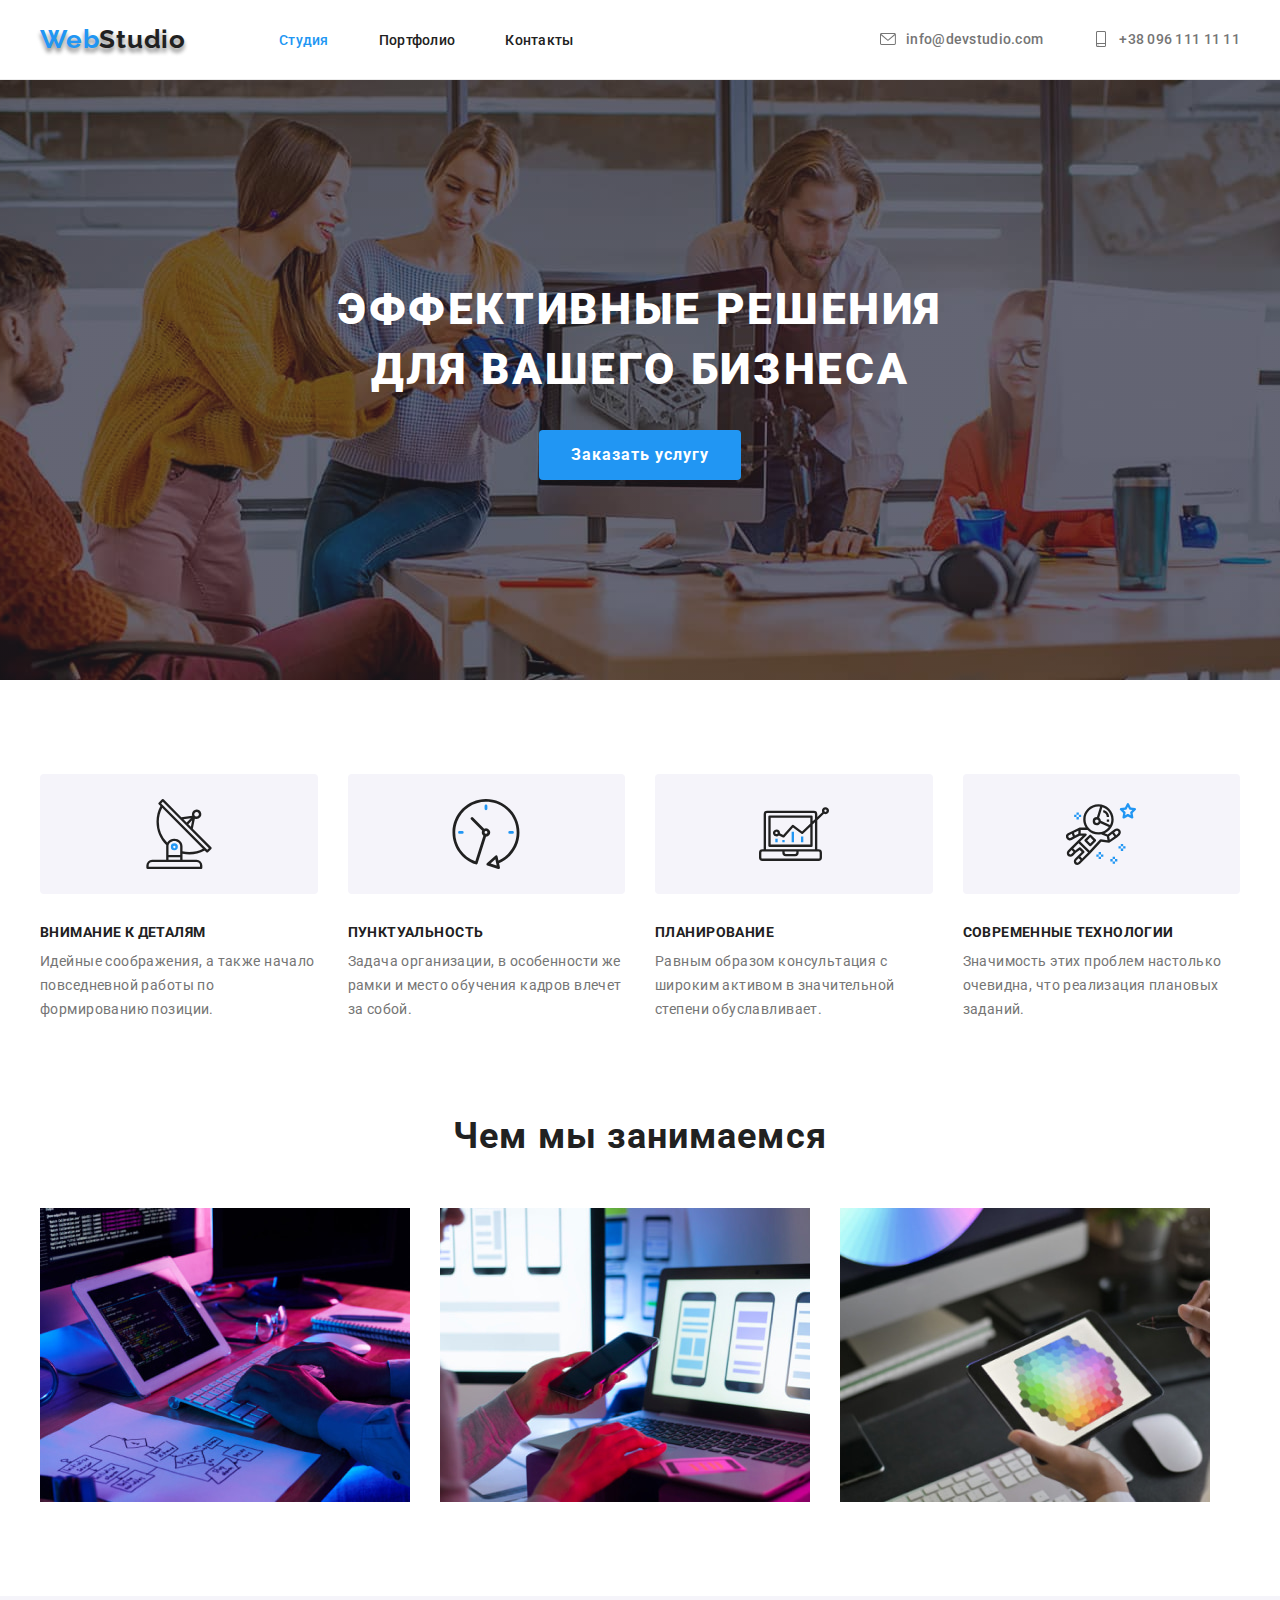
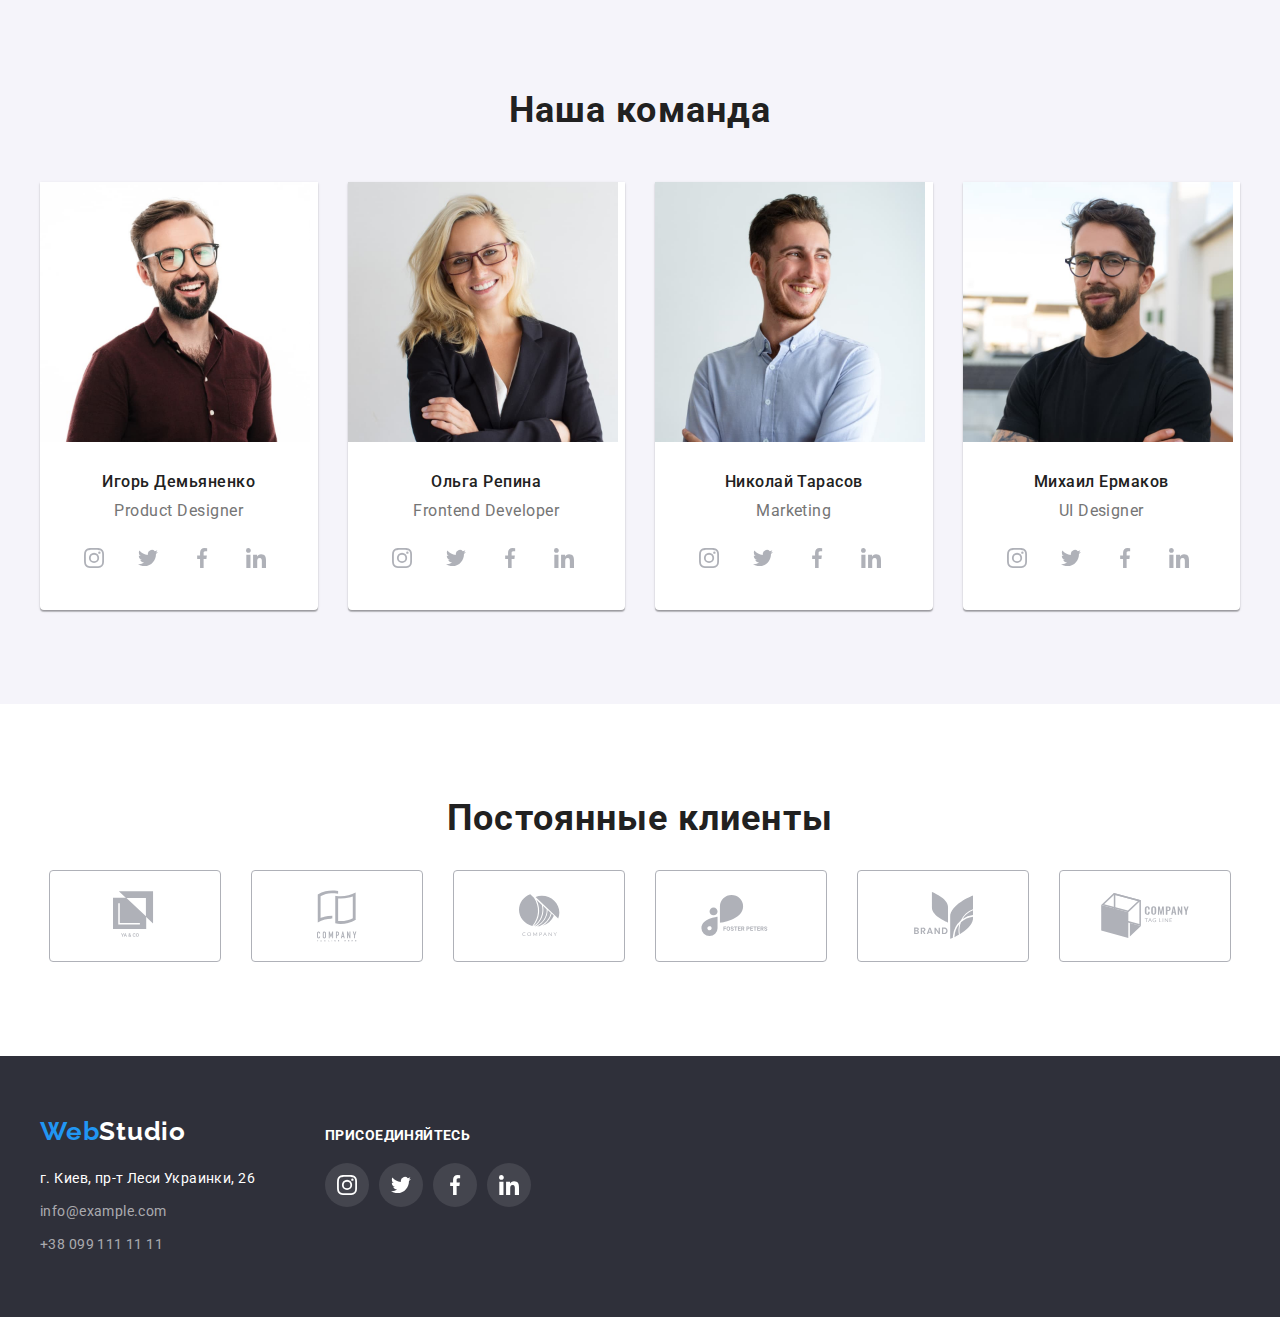
<file: index.html>
<!DOCTYPE html>
<html lang="ru">
<head>
    <meta charset="UTF-8">
    <meta http-equiv="X-UA-Compatible" content="IE=edge">
    <meta name="viewport" content="width=device-width, initial-scale=1.0">
    <title>Главная</title>
    <link rel="preconnect" href="https://fonts.gstatic.com">
    <link href="https://fonts.googleapis.com/css2?family=Raleway:wght@700&family=Roboto:wght@400;500;700;900&display=swap" rel="stylesheet">
    <link rel="stylesheet" href="./css/modern-normalize.css">
    <link rel="stylesheet" href="https://cdnjs.cloudflare.com/ajax/libs/modern-normalize/1.0.0/modern-normalize.min.css"
        integrity="sha512-ISS7cAi1PEhQ8jnbJpJZMd29NlhNj4AWYyLOSp2CE/CsHxTCu+r+t0D2yoJudVrd0/8fTVPUVDzY5Tvli75u/g=="
        crossorigin="anonymous" />
    <link rel="stylesheet" href="./css/style.css">
</head>

<body>
    <header class="header">
        <!-- HEADER CONTEINER -->
        <div class="conteiner">
            <nav class="header-nav">
                <a class="logo" href="index.html"><span class="logo-text">Web</span>Studio</a>
                
                <ul class="nav-list">
                    <li class="nav-item">
                        <a class="nav-link current" href="index.html">Студия</a>
                    </li>

                    <li class="nav-item">
                        <a class="nav-link" href="portfolio.html">Портфолио</a>
                    </li>

                    <li class="nav-item">
                        <a class="nav-link" href="contacts.html">Контакты</a>
                    </li>
                </ul>
            </nav>
                
                <ul class="header-contact">
                    <li class="contact-item">
                        <a class="contact-link" href="mailto:info@devstudio.com">
                            <svg class="contact-icon" width="16">
                                <use href="./images/sprite.svg#mail"></use>
                            </svg>
                            info@devstudio.com
                        </a>
                        
                    </li>

                    <li class="contact-item">
                        <a class="contact-link" href="tel:+380961111111">
                            <svg class="contact-icon" width="10">
                                <use href="./images/sprite.svg#phone"></use>
                            </svg>
                            +38 096 111 11 11
                        </a>
                            
                    </li>
               </ul>
        </div>
    </header>

    <main>
        <section class="hero">
            <!-- HERO -->
            <div class="conteiner">
                <h1 class="hero-title">Эффективные решения для вашего бизнеса</h1>
                <button type="button" class="hero-btn">Заказать услугу</button>
            </div>
        </section>

        <section>
            <!-- FEATURES CONTEINER -->
            <div class="conteiner features">
                <h2 class="features-title">Особенности</h2>

                <ul class="features-list">
                    <li class="features-item">
                        <div class="features-icon-box">
                            <svg class="features-icon">
                                <use href="./images/sprite.svg#antenna"></use>
                            </svg>
                        </div>
                        <h3 class="features-item-title">Внимание к деталям</h3>
                        <p class="features-text">Идейные соображения, а также начало повседневной работы по формированию позиции.</p>
                    </li>

                    <li class="features-item">
                        <div class="features-icon-box">
                            <svg class="features-icon">
                                <use href="./images/sprite.svg#clock"></use>
                            </svg>
                        </div>
                        <h3 class="features-item-title">Пунктуальность</h3>
                        <p class="features-text">Задача организации, в особенности же рамки и место обучения кадров влечет за собой.</p>
                    </li>

                    <li class="features-item">
                        <div class="features-icon-box">
                            <svg class="features-icon">
                                <use href="./images/sprite.svg#diagram"></use>
                            </svg>
                        </div>
                        <h3 class="features-item-title">Планирование</h3>
                        <p class="features-text">Равным образом консультация с широким активом в значительной степени обуславливает.</p>
                    </li>

                    <li class="features-item">
                        <div class="features-icon-box">
                            <svg class="features-icon">
                                <use href="./images/sprite.svg#astronaut"></use>
                            </svg>
                        </div>
                        <h3 class="features-item-title">Современные технологии</h3>
                        <p class="features-text">Значимость этих проблем настолько очевидна, что реализация плановых заданий.</p>
                    </li>
                </ul>
            </div>
        </section>

        <section>
            <!-- OCCUPATION CONTEINER -->
            <div class="conteiner occupation">
                <h2 class="occupation-title">Чем мы занимаемся</h2>

                <ul class="occupation-list">
                    <li class="occupation-img">
                        <img src="./images/box1.jpg" alt="img">
                    </li>

                    <li class="occupation-img">
                        <img src="./images/box2.jpg" alt="img">
                    </li>

                    <li class="occupation-img">
                        <img src="./images/box3.jpg" alt="img">
                    </li>
                </ul>
            </div>
        </section>
        
        <section class="team">
            <!-- TEAM CONTEINER -->
            <div class="conteiner">
                <h2 class="team-title">Наша команда</h2>

                <ul class="team-list">
                    <li class="team-item">
                        <div class="thumb">
                            <img src="./images/img1.jpg" alt="img">
                        </div>
                        
                        <div class="card">
                            <h3 class="team-name">Игорь Демьяненко</h3>
                            <p class="team-text">Product Designer</p>
                            
                            <ul class="team-social-list">
                                <li class="team-social-item">
                                    <a href="" class="team-social-link">
                                        <svg class="team-icon">
                                            <use href="./images/sprite.svg#inst"></use>
                                        </svg>
                                    </a>
                                </li>
                            
                                <li class="team-social-item">
                                    <a href="" class="team-social-link">
                                        <svg class="team-icon">
                                            <use href="./images/sprite.svg#twit"></use>
                                        </svg>
                                    </a>
                                </li>
                            
                                <li class="team-social-item">
                                    <a href="" class="team-social-link">
                                        <svg class="team-icon">
                                            <use href="./images/sprite.svg#fb"></use>
                                        </svg>
                                    </a>
                                </li>
                            
                                <li class="team-social-item">
                                    <a href="" class="team-social-link">
                                        <svg class="team-icon">
                                            <use href="./images/sprite.svg#lin"></use>
                                        </svg>
                                    </a>
                                </li>
                            </ul>
                        </div>
                        
                    </li>

                    <li class="team-item">
                        <div class="thumb">
                            <img src="./images/img2.jpg" alt="img">
                        </div>
                        
                        <div class="card">
                            <h3 class="team-name">Ольга Репина</h3>
                            <p class="team-text">Frontend Developer</p>
                            
                            <ul class="team-social-list">
                                <li class="team-social-item">
                                    <a href="" class="team-social-link">
                                        <svg class="team-icon">
                                            <use href="./images/sprite.svg#inst"></use>
                                        </svg>
                                    </a>
                                </li>
                            
                                <li class="team-social-item">
                                    <a href="" class="team-social-link">
                                        <svg class="team-icon">
                                            <use href="./images/sprite.svg#twit"></use>
                                        </svg>
                                    </a>
                                </li>
                            
                                <li class="team-social-item">
                                    <a href="" class="team-social-link">
                                        <svg class="team-icon">
                                            <use href="./images/sprite.svg#fb"></use>
                                        </svg>
                                    </a>
                                </li>
                            
                                <li class="team-social-item">
                                    <a href="" class="team-social-link">
                                        <svg class="team-icon">
                                            <use href="./images/sprite.svg#lin"></use>
                                        </svg>
                                    </a>
                                </li>
                            </ul>
                        </div>
                    </li>

                    <li class="team-item">
                        <div class="thumb">
                            <img src="./images/img3.jpg" alt="img">
                        </div>
                        
                        <div class="card">
                            <h3 class="team-name">Николай Тарасов</h3>
                            <p class="team-text">Marketing</p>
                            
                            <ul class="team-social-list">
                                <li class="team-social-item">
                                    <a href="" class="team-social-link">
                                        <svg class="team-icon">
                                            <use href="./images/sprite.svg#inst"></use>
                                        </svg>
                                    </a>
                                </li>
                            
                                <li class="team-social-item">
                                    <a href="" class="team-social-link">
                                        <svg class="team-icon">
                                            <use href="./images/sprite.svg#twit"></use>
                                        </svg>
                                    </a>
                                </li>
                            
                                <li class="team-social-item">
                                    <a href="" class="team-social-link">
                                        <svg class="team-icon">
                                            <use href="./images/sprite.svg#fb"></use>
                                        </svg>
                                    </a>
                                </li>
                            
                                <li class="team-social-item">
                                    <a href="" class="team-social-link">
                                        <svg class="team-icon">
                                            <use href="./images/sprite.svg#lin"></use>
                                        </svg>
                                    </a>
                                </li>
                            </ul>
                        </div>
                    </li>

                    <li class="team-item">
                        <div class="thumb">
                            <img src="./images/img4.jpg" alt="img">
                        </div>
                        
                        <div class="card">
                            <h3 class="team-name">Михаил Ермаков</h3>
                            <p class="team-text">UI Designer</p>
                            
                            <ul class="team-social-list">
                                <li class="team-social-item">
                                    <a href="" class="team-social-link">
                                        <svg class="team-icon">
                                            <use href="./images/sprite.svg#inst"></use>
                                        </svg>
                                    </a>
                                </li>
                            
                                <li class="team-social-item">
                                    <a href="" class="team-social-link">
                                        <svg class="team-icon">
                                            <use href="./images/sprite.svg#twit"></use>
                                        </svg>
                                    </a>
                                </li>
                            
                                <li class="team-social-item">
                                    <a href="" class="team-social-link">
                                        <svg class="team-icon">
                                            <use href="./images/sprite.svg#fb"></use>
                                        </svg>
                                    </a>
                                </li>
                            
                                <li class="team-social-item">
                                    <a href="" class="team-social-link">
                                        <svg class="team-icon">
                                            <use href="./images/sprite.svg#lin"></use>
                                        </svg>
                                    </a>
                                </li>
                            </ul>
                        </div>
                    </li>
                </ul>
            </div>
        </section>

        <section>
            <!-- CLIENT CONTEINER -->
            <div class="conteiner client">
                <h2 class="client-title">Постоянные клиенты</h2>
                
                <ul class="client-item">
                    <li class="client-list">
                        <a class="client-link" href="#">
                        <svg class="client-icon" width="44.27" height="49.23">
                            <use href="./images/sprite.svg#client1"></use>
                        </svg>
                        </a>
                    </li>

                    <li class="client-list">
                        <a class="client-link" href="">
                        <svg class="client-icon" width="40" height="52">
                            <use href="./images/sprite.svg#client2"></use>
                        </svg>
                        </a>
                    </li>
                    <li class="client-list">
                        <a class="client-link" href="">
                        <svg class="client-icon" width="41" height="42.6">
                            <use href="./images/sprite.svg#client3"></use>
                        </svg>
                        </a>
                    </li>
                    <li class="client-list">
                        <a class="client-link" href="">
                        <svg class="client-icon" width="79.66" height="42.02">
                            <use href="./images/sprite.svg#client4"></use>
                        </svg>
                        </a>
                    </li>
                    <li class="client-list">
                        <a class="client-link" href="">
                        <svg class="client-icon" width="59" height="47">
                            <use href="./images/sprite.svg#client5"></use>
                        </svg>
                        </a>
                    </li>
                    <li class="client-list">
                        <a class="client-link" href="">
                        <svg class="client-icon" width="88.48" height="45.44">
                            <use href="./images/sprite.svg#client6"></use>
                        </svg>
                        </a>
                    </li>
                </ul>
                    
            </div>
        </section>
    </main>

    <footer>
        <section class="footer">
            <!-- FOOTER -->
            <div class="conteiner footer-box">
                <div class="address">
                    <h2 class="contact-title">Контакты</h2>
                    
                    <a class="footer-logo" href=""><span class="logo-text">Web</span>Studio</a>
                    <address class="footer-contact">
                        <p class="footer-address">г. Киев, пр-т Леси Украинки, 26</p>
                        <ul>
                            <li>
                                <a class="footer-link" href="mailto:info@example.com">info@example.com</a>
                            </li>
                            <li>
                                <a class="footer-link" href="tel:+380991111111">+38 099 111 11 11</a>
                            </li>
                        </ul>
                    </address>
                </div>
                
                <div class="join">
                    <p class="footer-title">Присоединяйтесь</p>
                    <ul class="footer-social">
                        <li class="footer-social-item">
                            <a href="" class="footer-social-link">
                                <svg class="footer-icon">
                                    <use href="./images/sprite.svg#inst"></use>
                                </svg>
                            </a>
                        </li>
                    
                        <li class="footer-social-item">
                            <a href="" class="footer-social-link">
                                <svg class="footer-icon">
                                    <use href="./images/sprite.svg#twit"></use>
                                </svg>
                            </a>
                        </li>
                    
                        <li class="footer-social-item">
                            <a href="" class="footer-social-link">
                                <svg class="footer-icon">
                                    <use href="./images/sprite.svg#fb"></use>
                                </svg>
                            </a>
                        </li>
                    
                        <li class="footer-social-item">
                            <a href="" class="footer-social-link">
                                <svg class="footer-icon">
                                    <use href="./images/sprite.svg#lin"></use>
                                </svg>
                            </a>
                        </li>
                    </ul>
                </div>
            </div>
        </section>
    </footer>
</body>
</html>
</file>
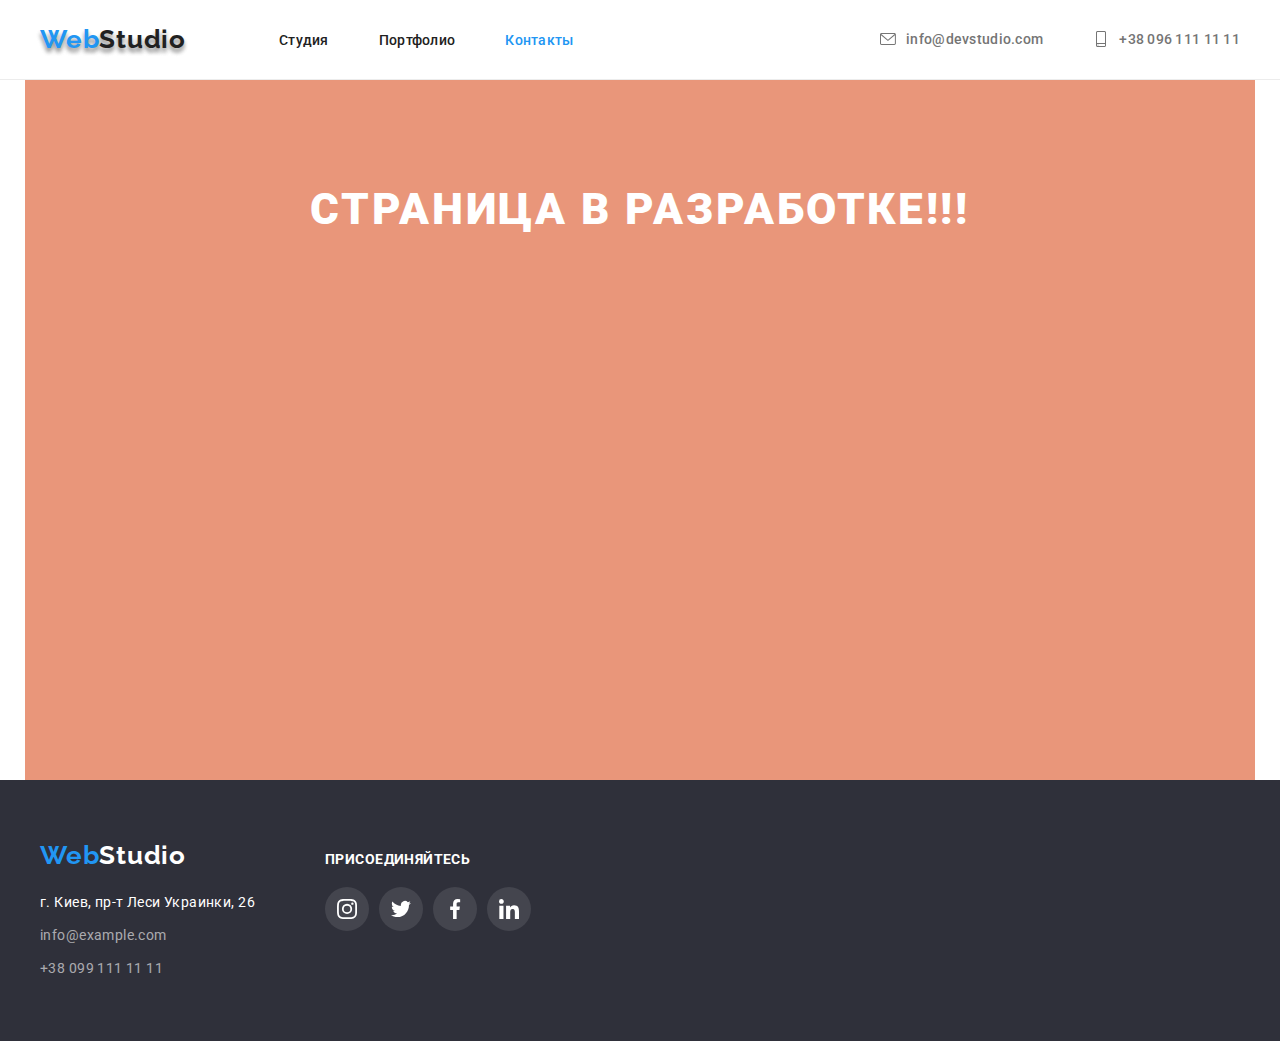
<file: contacts.html>
<!DOCTYPE html>
<html lang="en">
<head>
    <meta charset="UTF-8">
    <meta http-equiv="X-UA-Compatible" content="IE=edge">
    <meta name="viewport" content="width=device-width, initial-scale=1.0">
    <title>Контакты</title>
    <link rel="preconnect" href="https://fonts.gstatic.com">
    <link href="https://fonts.googleapis.com/css2?family=Raleway:wght@700&family=Roboto:wght@400;500;700;900&display=swap"
        rel="stylesheet">
    <link rel="stylesheet" href="./css/modern-normalize.css">
    <link rel="stylesheet" href="https://cdnjs.cloudflare.com/ajax/libs/modern-normalize/1.0.0/modern-normalize.min.css"
        integrity="sha512-ISS7cAi1PEhQ8jnbJpJZMd29NlhNj4AWYyLOSp2CE/CsHxTCu+r+t0D2yoJudVrd0/8fTVPUVDzY5Tvli75u/g=="
        crossorigin="anonymous" />
    <link rel="stylesheet" href="./css/style.css">
</head>

<body>
    <header class="header">
        <!-- HEADER CONTEINER -->
        <div class="conteiner">
            <nav class="header-nav">
                <a class="logo" href="index.html"><span class="logo-text">Web</span>Studio</a>
    
                <ul class="nav-list">
                    <li class="nav-item">
                        <a class="nav-link" href="index.html">Студия</a>
                    </li>
    
                    <li class="nav-item">
                        <a class="nav-link" href="portfolio.html">Портфолио</a>
                    </li>
    
                    <li class="nav-item">
                        <a class="nav-link current" href="contacts.html">Контакты</a>
                    </li>
                </ul>
            </nav>
    
            <ul class="header-contact">
                <li class="contact-item">
                    <a class="contact-link" href="mailto:info@devstudio.com">
                        <svg class="contact-icon" width="16">
                            <use href="./images/sprite.svg#mail"></use>
                        </svg>
                        info@devstudio.com
                    </a>
    
                </li>
    
                <li class="contact-item">
                    <a class="contact-link" href="tel:+380961111111">
                        <svg class="contact-icon" width="10">
                            <use href="./images/sprite.svg#phone"></use>
                        </svg>
                        +38 096 111 11 11
                    </a>
    
                </li>
            </ul>
        </div>
    </header>

    <main>
        <section>
            <div class="conteiner contacts">
                <h2 class="contacts-title">Страница в разработке!!!</h2>
            </div>
        </section>
    </main>
    <footer>
        <section class="footer">
            <!-- FOOTER -->
            <div class="conteiner footer-box">
                <div class="address">
                    <h2 class="contact-title">Контакты</h2>
    
                    <a class="footer-logo" href=""><span class="logo-text">Web</span>Studio</a>
                    <address class="footer-contact">
                        <p class="footer-address">г. Киев, пр-т Леси Украинки, 26</p>
                        <p><a class="footer-link" href="mailto:info@example.com">info@example.com</a></p>
                        <p><a class="footer-link" href="tel:+380991111111">+38 099 111 11 11</a></p>
                    </address>
                </div>
    
                <div class="join">
                    <p class="footer-title">Присоединяйтесь</p>
                    <ul class="footer-social">
                        <li class="footer-social-item">
                            <a href="" class="footer-social-link">
                                <svg class="footer-icon">
                                    <use href="./images/sprite.svg#inst"></use>
                                </svg>
                            </a>
                        </li>
    
                        <li class="footer-social-item">
                            <a href="" class="footer-social-link">
                                <svg class="footer-icon">
                                    <use href="./images/sprite.svg#twit"></use>
                                </svg>
                            </a>
                        </li>
    
                        <li class="footer-social-item">
                            <a href="" class="footer-social-link">
                                <svg class="footer-icon">
                                    <use href="./images/sprite.svg#fb"></use>
                                </svg>
                            </a>
                        </li>
    
                        <li class="footer-social-item">
                            <a href="" class="footer-social-link">
                                <svg class="footer-icon">
                                    <use href="./images/sprite.svg#lin"></use>
                                </svg>
                            </a>
                        </li>
                    </ul>
                </div>
            </div>
        </section>
    </footer>
</body>
</html>
</file>
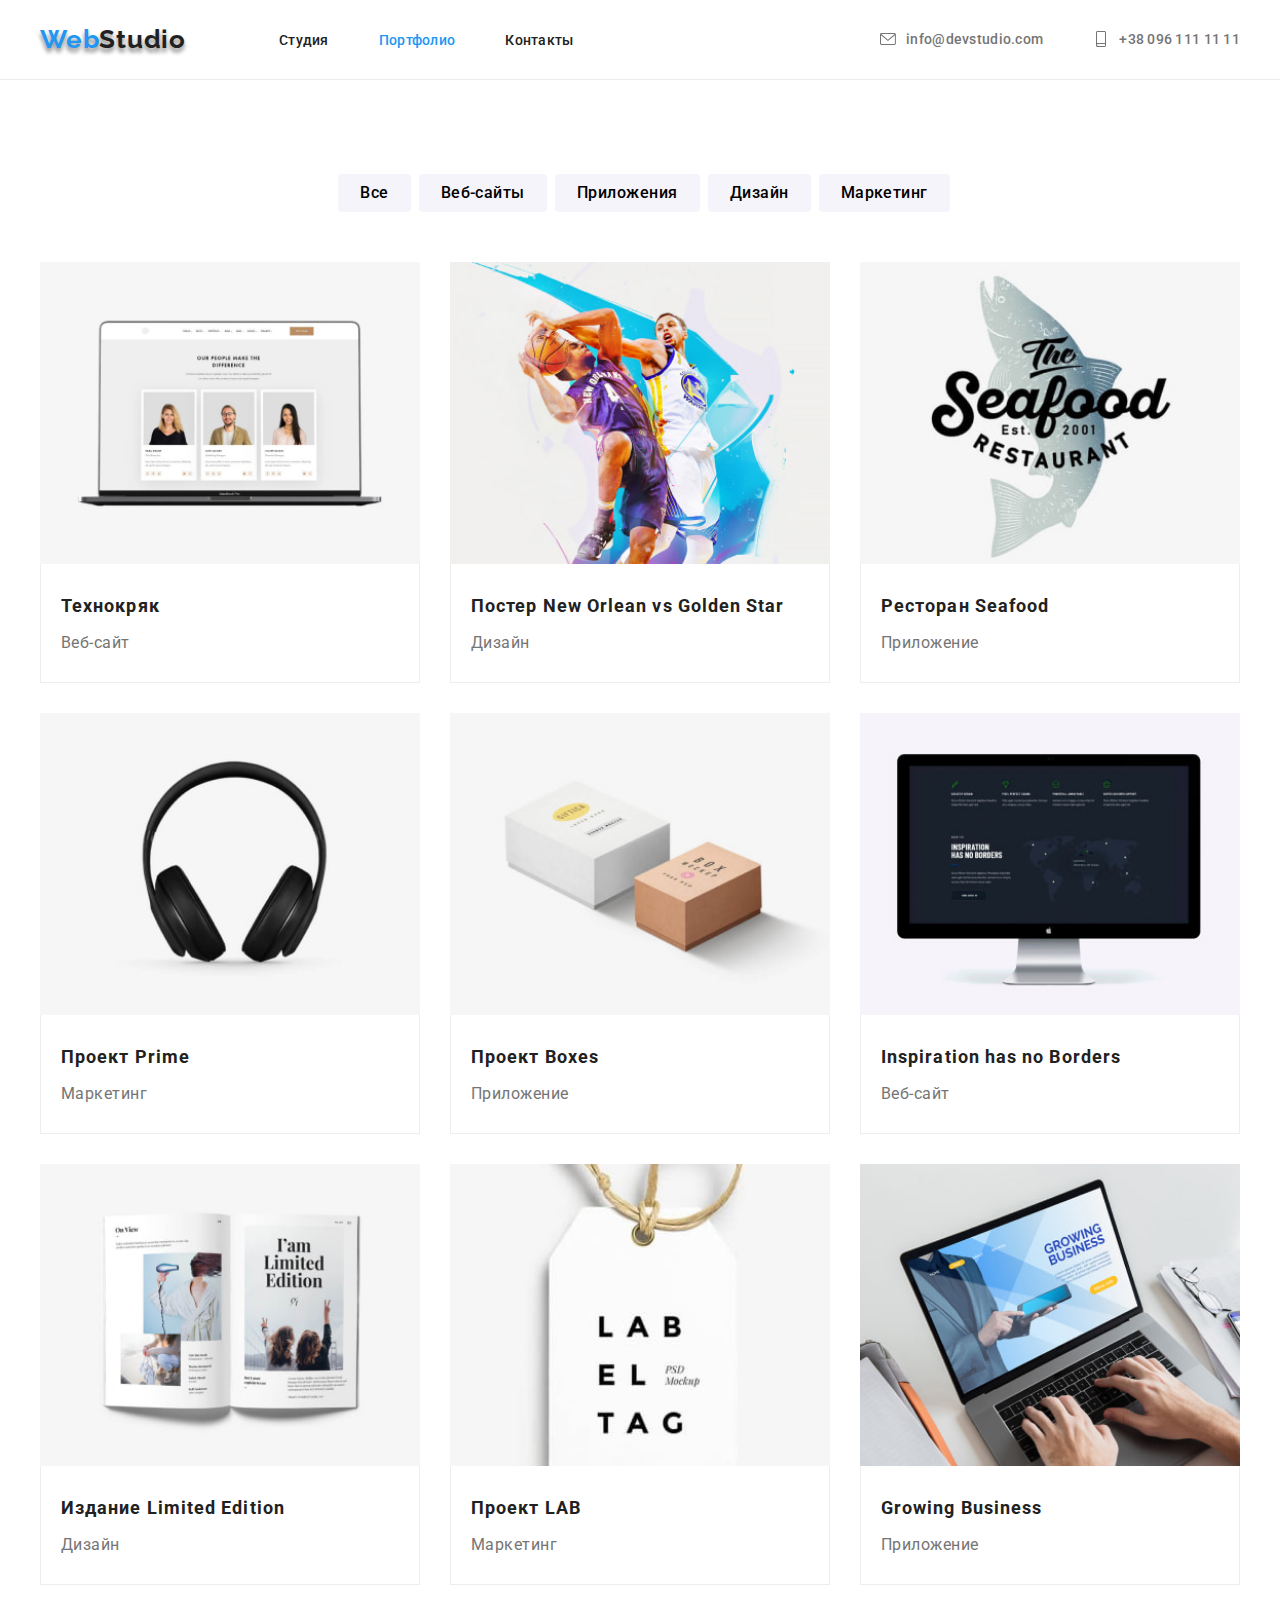
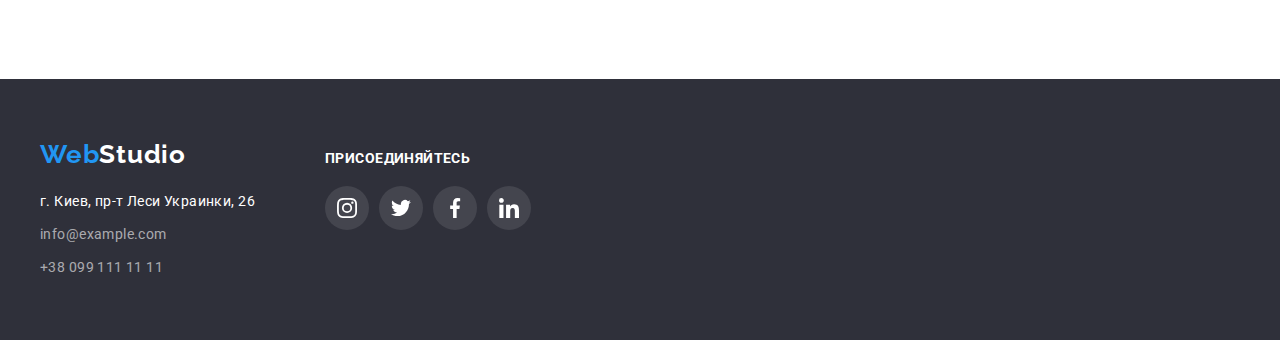
<file: portfolio.html>
<!DOCTYPE html>
<html lang="ru">
<head>
    <meta charset="UTF-8">
    <meta http-equiv="X-UA-Compatible" content="IE=edge">
    <meta name="viewport" content="width=device-width, initial-scale=1.0">
    <title>Портфолио</title>
    <link rel="preconnect" href="https://fonts.gstatic.com">
    <link href="https://fonts.googleapis.com/css2?family=Raleway:wght@700&family=Roboto:wght@400;500;700;900&display=swap" rel="stylesheet">
    <link rel="stylesheet" href="./css/modern-normalize.css">
    <link rel="stylesheet" href="https://cdnjs.cloudflare.com/ajax/libs/modern-normalize/1.0.0/modern-normalize.min.css"
        integrity="sha512-ISS7cAi1PEhQ8jnbJpJZMd29NlhNj4AWYyLOSp2CE/CsHxTCu+r+t0D2yoJudVrd0/8fTVPUVDzY5Tvli75u/g=="
        crossorigin="anonymous" />
    <link rel="stylesheet" href="./css/style.css">
</head>
    
<body>
    <header class="header">
        <!-- HEADER CONTEINER -->
        <div class="conteiner">
            <nav class="header-nav">
                <a class="logo" href="index.html"><span class="logo-text">Web</span>Studio</a>
    
                <ul class="nav-list">
                    <li class="nav-item">
                        <a class="nav-link" href="index.html">Студия</a>
                    </li>
    
                    <li class="nav-item">
                        <a class="nav-link current" href="portfolio.html">Портфолио</a>
                    </li>
    
                    <li class="nav-item">
                        <a class="nav-link" href="contacts.html">Контакты</a>
                    </li>
                </ul>
            </nav>
    
            <ul class="header-contact">
                <li class="contact-item">
                    <a class="contact-link" href="mailto:info@devstudio.com">
                        <svg class="contact-icon" width="16">
                            <use href="./images/sprite.svg#mail"></use>
                        </svg>
                        info@devstudio.com
                    </a>
    
                </li>
    
                <li class="contact-item">
                    <a class="contact-link" href="tel:+380961111111">
                        <svg class="contact-icon" width="10">
                            <use href="./images/sprite.svg#phone"></use>
                        </svg>
                        +38 096 111 11 11
                    </a>
    
                </li>
            </ul>
        </div>
    </header>

    <main>
        <section class="project">
            <!-- PROJECTS CONTEINER -->

            <div class="conteiner">
                <h2 class="project-title">Проекты</h2>
                <ul class="project-filter">
                    <li class="buttom-list">
                        <button class="project-btn">Все</button>
                    </li>
                    <li class="buttom-list">
                        <button type="button" class="project-btn">Веб-сайты</button>
                    </li>
                    <li class="buttom-list">
                        <button type="button" class="project-btn">Приложения</button>
                    </li>
                    <li class="buttom-list">
                        <button type="button" class="project-btn">Дизайн</button>
                    </li>
                    <li class="buttom-list">
                        <button type="button" class="project-btn">Маркетинг</button>
                    </li>
                </ul>
            <!-- PROJECTS LIST -->

                <ul class="project-list">
                    <li class="project-item">

                        <!-- THUMB -->
                        <div class="thumb">
                            <img src="./images/img_1.jpg" alt="img">
                        </div>
                        
                        <div class="card">
                            <p class="project-name">Технокряк</p>
                            <p class="project-text">Веб-сайт</p>
                        </div>
                    </li>

                    <li class="project-item">
                        <img src="./images/img_2.jpg" alt="img">
                        <div class="card">
                            <p class="project-name">Постер New Orlean vs Golden Star</p>
                            <p class="project-text">Дизайн</p>
                        </div>
                    </li>

                    <li class="project-item">
                        <img src="./images/img_3.jpg" alt="img">
                        <div class="card">
                            <p class="project-name">Ресторан Seafood</p>
                            <p class="project-text">Приложение</p>
                        </div>
                    </li>

                    <li class="project-item">
                        <img src="./images/img_4.jpg" alt="img">
                        <div class="card">
                            <p class="project-name">Проект Prime</p>
                            <p class="project-text">Маркетинг</p>
                        </div>
                    </li>

                    <li class="project-item">
                        <img src="./images/img_5.jpg" alt="img">
                        <div class="card">
                            <p class="project-name">Проект Boxes</p>
                            <p class="project-text">Приложение</p>
                        </div>
                    </li>

                    <li class="project-item">
                        <img src="./images/img_6.jpg" alt="img">
                        <div class="card">
                            <p class="project-name">Inspiration has no Borders</p>
                            <p class="project-text">Веб-сайт</p>
                        </div>
                    </li>

                    <li class="project-item">
                        <img src="./images/img_7.jpg" alt="img">
                        <div class="card">
                            <p class="project-name">Издание Limited Edition</p>
                            <p class="project-text">Дизайн</p>
                        </div>
                    </li>

                    <li class="project-item">
                        <img src="./images/img_8.jpg" alt="img">
                        <div class="card">
                            <p class="project-name">Проект LAB</p>
                            <p class="project-text">Маркетинг</p>
                        </div>
                    </li>

                    <li class="project-item">
                        <img src="./images/img_9.jpg" alt="img">
                        <div class="card">
                            <p class="project-name">Growing Business</p>
                            <p class="project-text">Приложение</p>
                        </div>
                    </li>
                </ul>
            </div>
        </section>
    </main>
    
    <footer>
        <section class="footer">
            <!-- FOOTER -->
            <div class="conteiner footer-box">
                <div class="address">
                    <h2 class="contact-title">Контакты</h2>
    
                    <a class="footer-logo" href="index.html"><span class="logo-text">Web</span>Studio</a>
                    <address class="footer-contact">
                        <p class="footer-address">г. Киев, пр-т Леси Украинки, 26</p>
                        <ul>
                            <li>
                                <a class="footer-link" href="mailto:info@example.com">info@example.com</a>
                            </li>
                            <li>
                                <a class="footer-link" href="tel:+380991111111">+38 099 111 11 11</a>
                            </li>
                        </ul>
                    </address>
                </div>
    
                <div class="join">
                    <p class="footer-title">Присоединяйтесь</p>
                    <ul class="footer-social">
                        <li class="footer-social-item">
                            <a href="" class="footer-social-link">
                                <svg class="footer-icon">
                                    <use href="./images/sprite.svg#inst"></use>
                                </svg>
                            </a>
                        </li>
    
                        <li class="footer-social-item">
                            <a href="" class="footer-social-link">
                                <svg class="footer-icon">
                                    <use href="./images/sprite.svg#twit"></use>
                                </svg>
                            </a>
                        </li>
    
                        <li class="footer-social-item">
                            <a href="" class="footer-social-link">
                                <svg class="footer-icon">
                                    <use href="./images/sprite.svg#fb"></use>
                                </svg>
                            </a>
                        </li>
    
                        <li class="footer-social-item">
                            <a href="" class="footer-social-link">
                                <svg class="footer-icon">
                                    <use href="./images/sprite.svg#lin"></use>
                                </svg>
                            </a>
                        </li>
                    </ul>
                </div>
            </div>
        </section>
    </footer>
</body>
    
</html>
</file>
<file: css/style.css>
/* VARIABLES */

:root {
  --text-blue: #2196f3;
  --text-black: #212121;
  --text-grey: #757575;
  --text-grey-op60: rgba(255, 255, 255, 0.6);
  --text-white: #ffffff;

  --back-white: #e5e5e5;
  --back-black-light: #2f303a;
  --back-grey: #f5f4fa;
  --back-grey-btn: #f5f4fa;
  --border: #eeeeee;

  --icon-grey: #afb1b8;
  --set-gap: 30px;
}

/* GENERAL STYLES*/

body,
a {
  font-family: 'Roboto', sans-serif;
  color: var(--text-black);
}

a {
  text-decoration: none;
  color: inherit;
}

ul,
li,
a,
h1,
h2,
h3,
p {
  margin: 0;
  padding: 0;
}

img {
  display: block;
  min-width: 100%;
  height: auto;
}

button {
  padding: 0;

  /* border: none; */

  background-color: transparent;
}

button,
button:active,
button:focus {
  outline: none;
}

/* decoration: none; */
/* visually-hidden */
/* display: none; */

.contact-title,
.features-title,
.project-title {
  position: absolute;
  width: 1px;
  height: 1px;
  margin: -1px;
  border: 0;
  padding: 0;

  white-space: nowrap;
  clip-path: inset(100%);
  clip: rect(0 0 0 0);
  overflow: hidden;
}

/* GROUP STYLES */

.logo-text,
.nav-link.current,
.nav-item:hover,
.nav-item:focus,
.contact-link:hover,
.contact-link:focus,
.buttom-list:hover,
.buttom-list:focus {
  color: var(--text-blue);
}

.contact-link,
.features-text,
.team-text,
.project-text {
  color: var(--text-grey);
}

.hero-title,
.hero-btn,
.footer,
.footer-contact,
.footer-logo,
.project-btn:hover,
.project-btn:focus {
  color: var(--text-white);
}

.hero,
.footer,
.footer-contact,
.footer-logo,
.footer-link {
  background-color: var(--back-black-light);
}

.hero-btn,
.team-social-link:hover,
.team-social-link:focus,
.footer-social-link:hover,
.footer-social-link:focus,
.project-btn:hover,
.project-btn:focus {
  background-color: var(--text-blue);
}

/* FONTS LOGO */

.logo,
.footer-logo {
  font-family: 'Raleway', sans-serif;
}

.conteiner {
  width: 1200px;
  padding: 0 15px;
  margin: 0 auto;

  /* удаление по окончании */
  /* border: 1px solid red; */
}

/* HEADER */

.header .conteiner {
  display: flex;
  padding: 24px 15px;
  align-items: center;
}

.header {
  border-bottom: 1px solid #ececec;
}

.logo {
  text-shadow: 0px 4px 4px rgba(0, 0, 0, 0.25), 0px 4px 4px rgba(0, 0, 0, 0.25);
}

.header-nav {
  display: flex;
}

.nav-list {
  display: flex;
  margin-left: 93px;
}

.contact-item {
  display: flex;
}

.nav-item:not(:first-child),
.contact-item:last-child {
  margin-left: 50px;
}

.logo,
.footer-logo {
  font-style: normal;
  font-weight: bold;
  font-size: 26px;
  line-height: 1.192;
  letter-spacing: 0.03em;
}

.header-nav,
.header-contact {
  font-style: normal;
  font-weight: 500;
  font-size: 14px;
  line-height: 1.142;
  letter-spacing: 0.02em;
  align-items: center;
}

.nav-link {
  padding: 32px 0;
}

.header-contact {
  display: flex;
  margin-left: auto;
}

.contact-link {
  display: flex;
  align-items: center;
}

.contact-icon {
  width: 16px;
  height: 16px;
  fill: var(--text-grey);
  margin-right: 10px;
}

.contact-icon:hover {
  fill: var(--text-blue);
}

/* HERO */

.hero {
  background-image: linear-gradient(
      rgba(47, 48, 58, 0.4),
      rgba(47, 48, 58, 0.4)
    ),
    url(../images/hero.jpg);
  background-position: center;
  background-repeat: no-repeat;
  max-width: 1600px;
  margin: 0 auto;
}

.hero .conteiner {
  padding-top: 200px;
  padding-bottom: 200px;
}

.hero-title {
  font-style: normal;
  font-weight: 900;
  font-size: 44px;
  line-height: 1.363;
  letter-spacing: 0.06em;
  text-transform: uppercase;

  width: 696px;
  text-align: center;
  margin-right: auto;
  margin-left: auto;
}

.hero-btn:hover,
.hero-btn:focus {
  box-shadow: 0px 4px 4px rgba(0, 0, 0, 0.15);
}

.hero-btn {
  display: block;
  font-style: normal;
  font-weight: bold;
  font-size: 16px;
  line-height: 1.875;
  letter-spacing: 0.06em;

  margin-top: 30px;
  margin-left: auto;
  margin-right: auto;
  padding: 10px 32px;

  border-radius: 4px;
  border: transparent;
}

/* FEATURES */

.features {
  padding-top: 94px;
}

.features-list {
  display: flex;
  margin-left: -30px;
}

.features-item {
  flex-basis: calc(100% / 4 - 30px);
  margin-left: 30px;
}

.features-icon-box {
  display: flex;
  height: 120px;
  justify-content: center;
  align-items: center;
  background-color: var(--back-grey-btn);
  border-radius: 4px;
}

.features-icon {
  display: flex;
  width: 70px;
  height: 70px;
}

.features-item-title,
.footer-title {
  font-style: normal;
  font-weight: bold;
  font-size: 14px;
  line-height: 1.142;
  letter-spacing: 0.03em;
  text-transform: uppercase;
}

.features-item-title {
  margin-top: 30px;
}

.features-text {
  font-style: normal;
  font-weight: normal;
  font-size: 14px;
  line-height: 1.714;
  letter-spacing: 0.03em;

  margin-top: 10px;
  margin-bottom: 0;
}

/* OCCUPATION */
.occupation {
  padding-top: 94px;
  padding-bottom: 94px;
}

.occupation-list {
  display: flex;
  margin-left: -30px;
}

.occupation-img {
  flex-basis: calc(100% / 4 - 30px);
  margin-top: 50px;
  margin-left: 30px;
}

/* TEAM */

.team {
  background-color: var(--back-grey);
  margin-left: auto;
  margin-right: auto;
  padding: 94px 0;
}

.team-list {
  display: flex;
  flex-wrap: wrap;
  margin-left: -30px;
}

.team-item .thumb {
  height: 260px;
  width: 270px;
}

.team-item .thumb > img {
  display: block;
  height: 100%;
  width: 100%;

  object-fit: cover;
}

.team-item {
  background-color: var(--text-white);
  margin-top: 50px;
  margin-left: 30px;

  flex-basis: calc(100% / 4 - 30px);

  box-shadow: 0px 1px 3px rgba(0, 0, 0, 0.12), 0px 1px 1px rgba(0, 0, 0, 0.14),
    0px 2px 1px rgba(0, 0, 0, 0.2);
  border-radius: 0px 0px 4px 4px;
}

.team-item .card {
  padding: 30px 32px;
}

.occupation-title,
.team-title,
.client-title {
  font-style: normal;
  font-weight: bold;
  font-size: 36px;
  line-height: 1.166;
  letter-spacing: 0.03em;

  text-align: center;
}

.team-name {
  font-style: normal;
  font-weight: 500;
  font-size: 16px;
  line-height: 1.19;
  letter-spacing: 0.03em;

  text-align: center;
  margin-bottom: 10px;
}

.team-text {
  font-style: normal;
  font-weight: normal;
  font-size: 16px;
  line-height: 1.187;
  letter-spacing: 0.03em;

  text-align: center;
  margin-bottom: 16px;
}

.team-social-list {
  display: flex;
}

.team-social-item:not(:last-child) {
  margin-right: 10px;
}

.team-social-link {
  display: flex;
  width: 44px;
  height: 44px;
  border-radius: 50%;
  justify-content: center;
  align-items: center;
  color: var(--icon-grey);
}

.team-icon,
.footer-icon {
  display: flex;
  width: 20px;
  height: 20px;
}

.team-icon {
  fill: var(--icon-grey);
}

.team-icon:hover,
.team-icon:focus {
  fill: currentColor;
}

.team-social-link:focus,
.team-social-link:hover {
  color: var(--text-white);
}

/* CLIENTS */

.client {
  margin-left: auto;
  margin-right: auto;
  padding: 94px 0;
}

.client-title {
  margin-bottom: 30px;
}

.client-item {
  display: flex;
  justify-content: center;
}

.client-list:not(:last-child) {
  margin-right: 30px;
}

.client-link {
  display: flex;
  width: 170px;
  height: 90px;
  border: 1px solid var(--icon-grey);
  border-radius: 4px;
  justify-content: center;
  align-items: center;
  color: var(--icon-grey);
}

.client-link:hover,
.client-link:focus,
.client-icon:hover {
  color: var(--text-blue);
  border-color: var(--text-blue);
}

/* FOOTER */

.footer {
  margin-left: auto;
  margin-right: auto;
  padding: 60px 0;
}

.footer-box,
.footer-social {
  display: flex;
  align-items: baseline;
}

.footer-address {
  margin-top: 20px;
}

.footer-link {
  display: inline-block;
  color: var(--text-grey-op60);
  margin-top: 9px;
}

.footer-address,
.footer-link {
  font-style: normal;
  font-weight: normal;
  font-size: 14px;
  line-height: 1.714;
  letter-spacing: 0.03em;
}

.join {
  margin-left: 70px;
}

.footer-title {
  margin-bottom: 20px;
}

.footer-social-item:not(:last-child) {
  margin-right: 10px;
}

.footer-social-link {
  display: flex;
  width: 44px;
  height: 44px;
  border-radius: 50%;
  background: rgba(255, 255, 255, 0.1);
  justify-content: center;
  align-items: center;
}

.footer-icon {
  fill: currentColor;
}

/* PROJECTS */

.project {
  padding-top: 94px;
  padding-bottom: 94px;
}

.project-filter {
  display: flex;
  justify-content: center;
}

.buttom-list {
  height: 38px;
  margin-left: 8px;
  align-items: center;

  border-radius: 4px;
  background: var(--back-grey-btn);
}

.project-btn {
  font-style: normal;
  font-weight: 500;
  font-size: 16px;
  line-height: 1.625;
  text-align: center;
  letter-spacing: 0.03em;
  border: transparent;
  cursor: pointer;

  padding: 6px 22px;
  border-radius: 4px;
}

.buttom-list:hover,
.project-btn:focus {
  box-shadow: 0px 3px 1px rgba(0, 0, 0, 0.1), 0px 1px 2px rgba(0, 0, 0, 0.08),
    0px 2px 2px rgba(0, 0, 0, 0.12);
}

.project-list {
  display: flex;
  flex-wrap: wrap;
  margin-top: 20px;
  margin-left: -30px;
}

.project-item {
  flex-basis: calc(100% / 3 - 30px);
  margin-top: 30px;
  margin-left: 30px;
}

/* .thumb {
  height: 400px;
  width: 300px;
} */

/* .thumb > img {
  display: block;
  height: 100%;
  width: 100%;

  object-fit: cover;
} */

.project-item:hover,
.project-item:focus {
  cursor: pointer;
  box-shadow: 0px 1px 1px rgba(0, 0, 0, 0.12), 0px 4px 4px rgba(0, 0, 0, 0.06),
    1px 4px 6px rgba(0, 0, 0, 0.16);
}

.project-item .card {
  padding: 24px 20px;

  border-right: 1px solid var(--border);
  border-bottom: 1px solid var(--border);
  border-left: 1px solid var(--border);
}

.project-name {
  font-style: normal;
  font-weight: bold;
  font-size: 18px;
  line-height: 2;
  letter-spacing: 0.06em;
}

.project-text {
  font-style: normal;
  font-weight: normal;
  font-size: 16px;
  line-height: 1.875;
  letter-spacing: 0.03em;

  margin-top: 4px;
}

/* СТРАНИЦА В РАЗРАБОТКЕ */

.contacts {
  height: 700px;
  background-color: darksalmon;
}

.contacts-title {
  font-style: normal;
  font-weight: 900;
  font-size: 44px;
  line-height: 1.363;
  letter-spacing: 0.06em;
  text-transform: uppercase;
  text-align: center;
  color: #ffffff;

  padding-top: 100px;
  margin: 0 auto;
}
</file>
